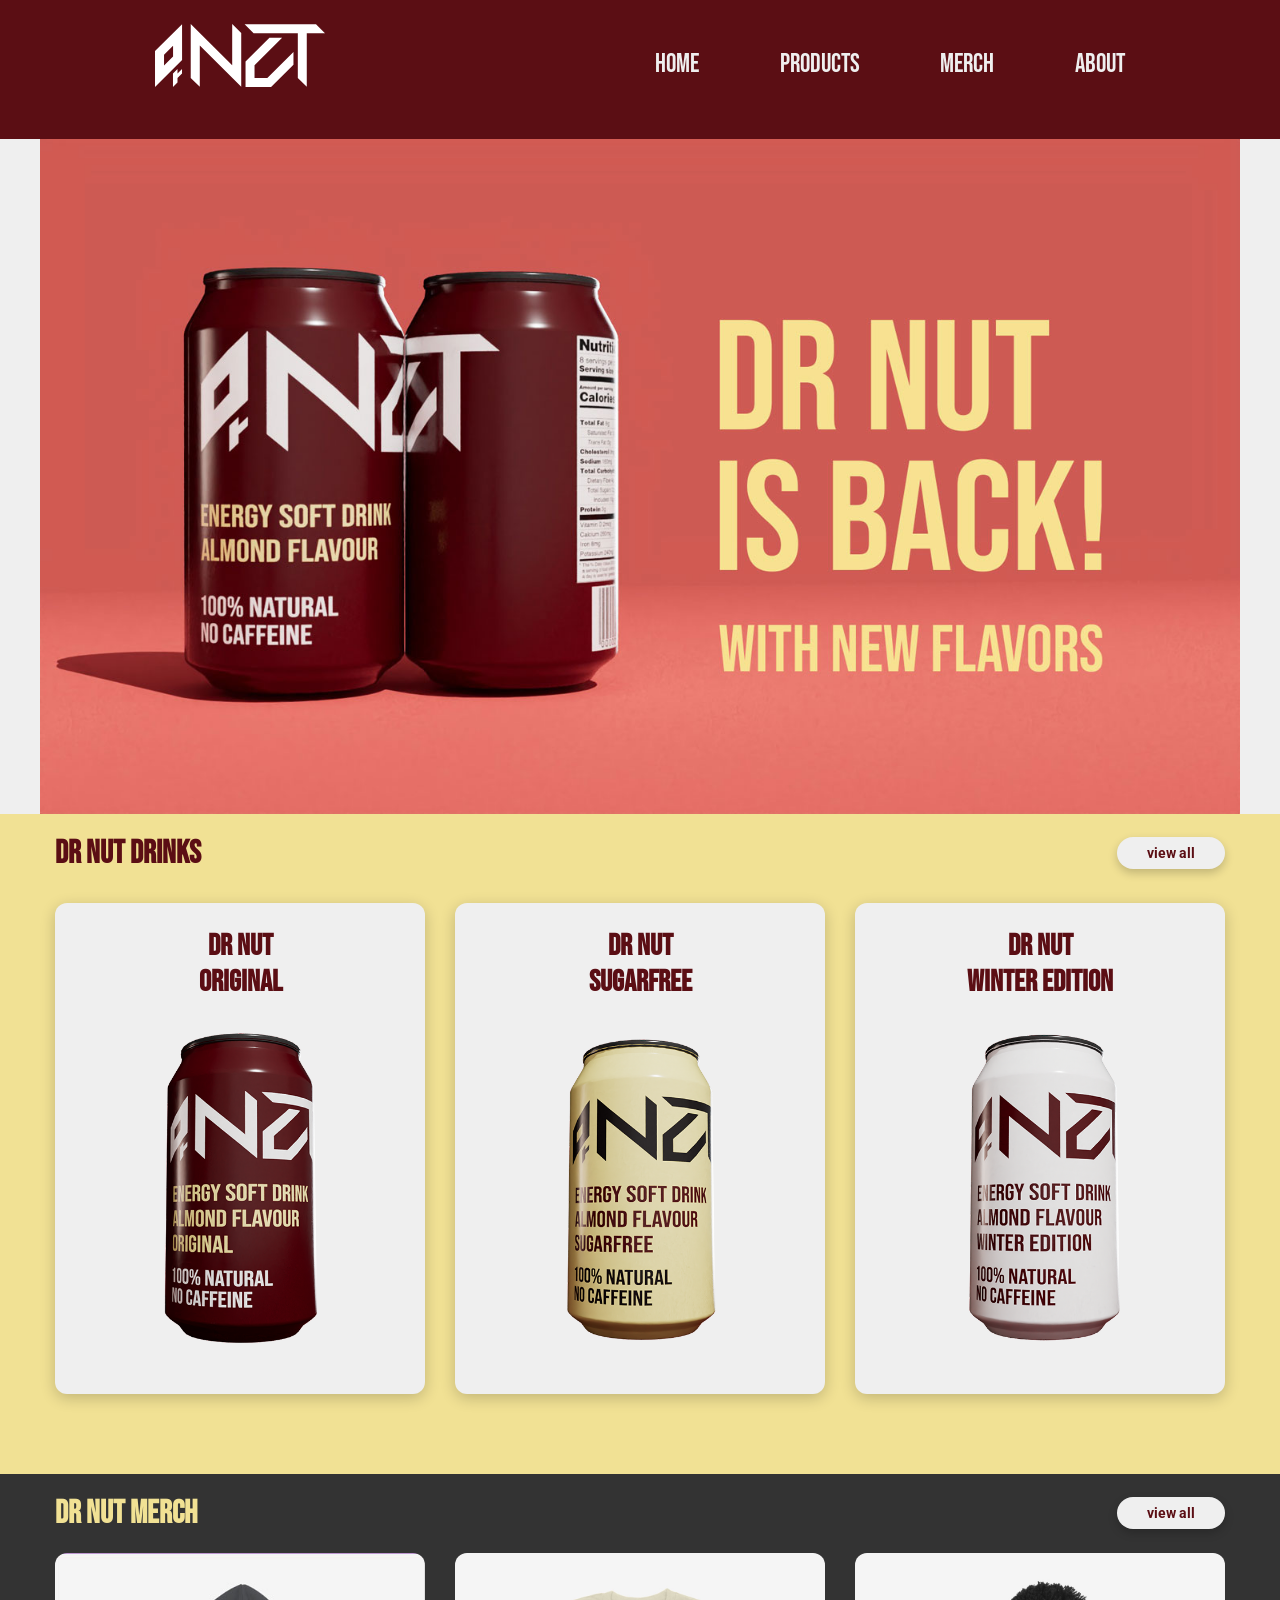
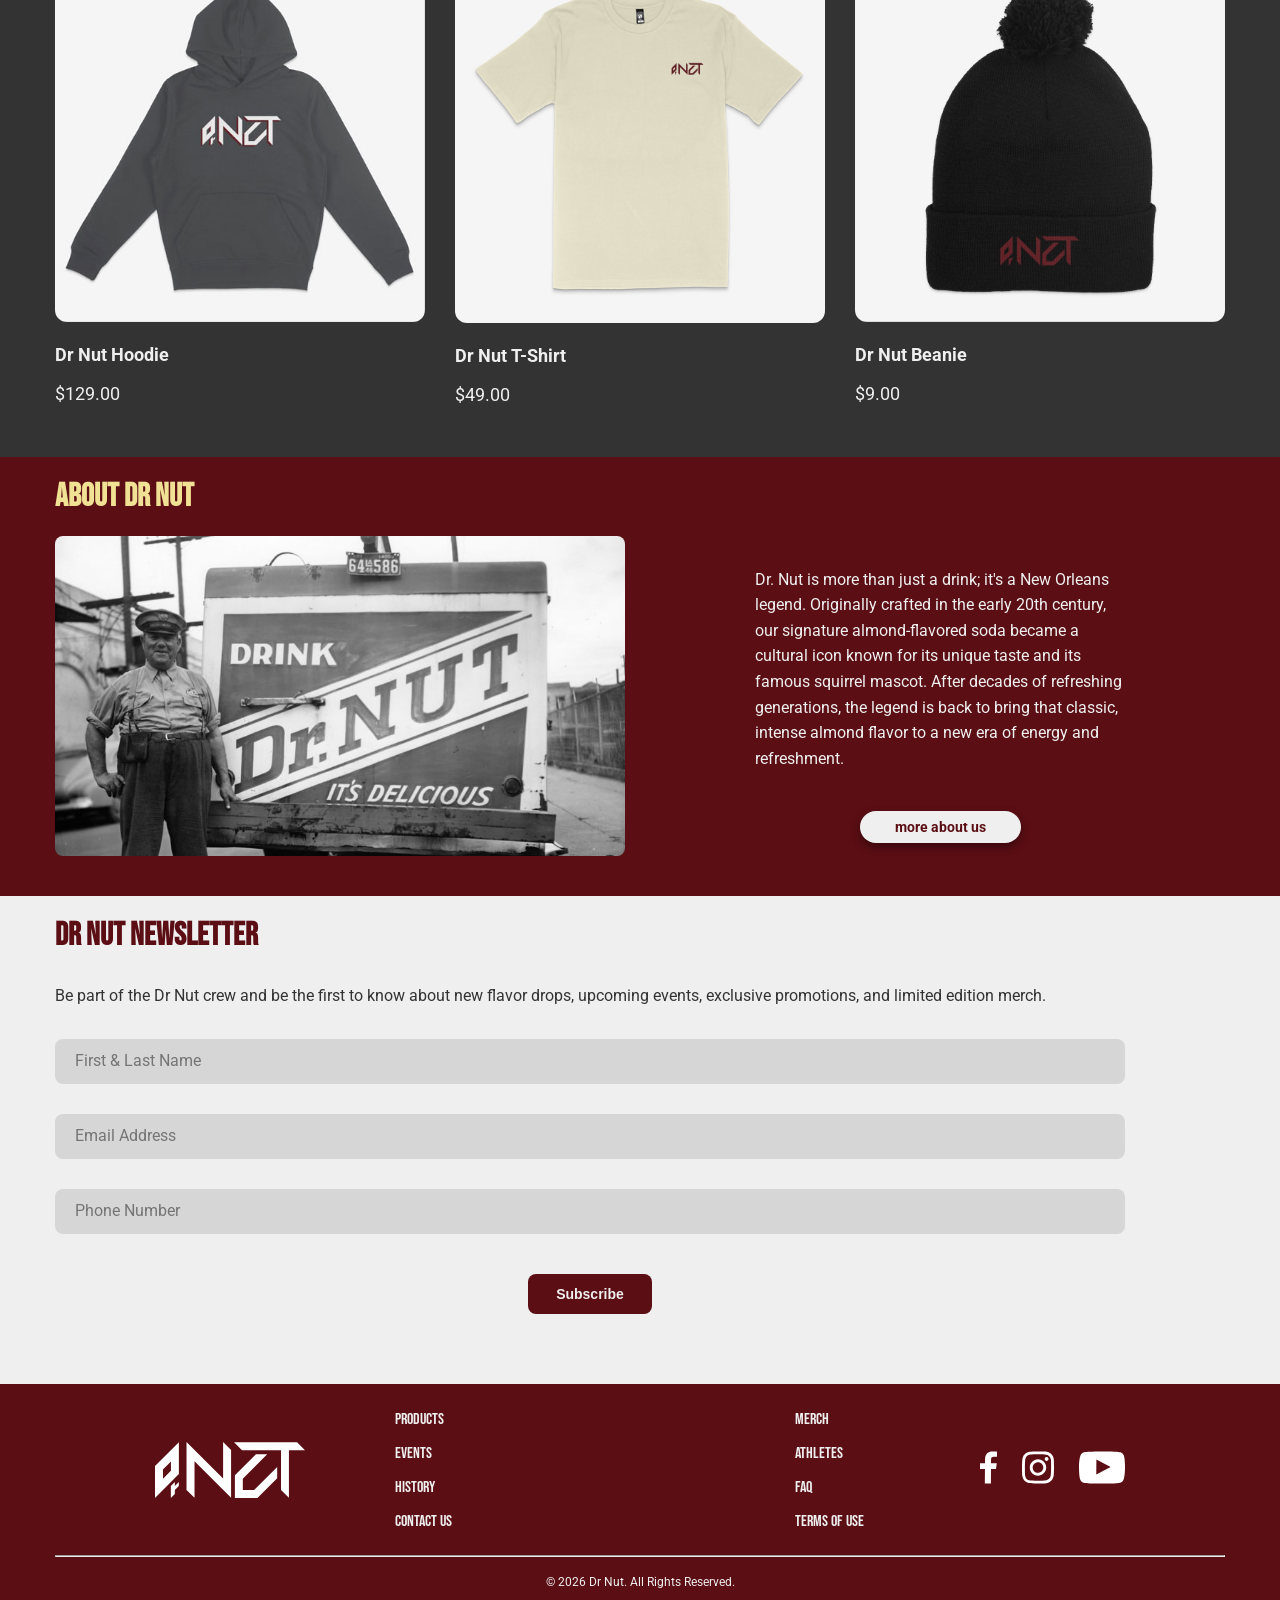
<file: index.html>
<!DOCTYPE html>
<html lang="en">
<head>
    <meta charset="UTF-8">
    <!-- in mobile set initial zoom level of page to 100%, set site size to equal device size-->
     <link rel="preconnect" href="https://fonts.googleapis.com">
    <link rel="preconnect" href="https://fonts.gstatic.com" crossorigin>
    <link href="https://fonts.googleapis.com/css2?family=Bebas+Neue&family=Roboto:ital,wght@0,100..900;1,100..900&display=swap" rel="stylesheet">
    <meta name="viewport" content="width=device-width, initial-scale=1.0">
    <link href="css/grid.css" rel="stylesheet" type="text/css">
    <link href="css/main.css" rel="stylesheet" type="text/css">
    <title>Dr Nut</title>
</head>
<body>
        <h1 class="visually-hidden">Dr Nut</h1>
        <div id="sticky-nav-con">
        <header >
            <div class="grid-con center-grid-con">
                <nav id="main-nav" class="col-span-full m-col-start-7 m-col-end-12">
                <h2 class="visually-hidden">Main Navigation</h2>
                    <button id="button"></button>
                    <div id="burger-con">
                        <ul>
                            <li><a href="index.html">Home</a></li>
                            <li><a href="products.html">Products</a></li>
                            <li><a href="merch.html">Merch</a></li>
                            <li><a href="#">About</a></li>
                        </ul>
                    </div>
                </nav>
                <div id="logo" class=" col-start-2 col-end-4 m-col-start-2 m-col-end-4">
                    <img src="images/logo-white.svg" alt="Dr Nut Logo">
                </div>
            </div>
        </header>
        </div>

        <main>
            <section id="hero" >
                <h2 class="visually-hidden">Dr Nut is Back</h2>
                <div id="hero-image" class="col-span-full">
                    <picture>
                        <source srcset="images/hero-image-l.jpg" media="(min-width: 1200px)" >
                        <source srcset="images/hero-image-m.jpg" media="(min-width: 768px)">
                        <img src="images/hero-image-s.jpg" alt="People drinking Dr Nut">
                    </picture>
                </div>
            </section>

            <section id="products">
                <div class="grid-con center-grid-con">
                    <h2 class="col-span-full">Dr Nut Drinks</h2>
                    <section class="box col-span-full m-col-start-1 m-col-end-5">
                        <h3>Dr Nut<br>Original</h3>
                        <a href="#lightbox" data-drink-index="0">
                            <img src="images/dr-nut-original.png" alt="dr-nut-original">
                        </a>
                    </section>
                    <section class="box col-span-full m-col-start-5 m-col-end-9">
                        <h3>Dr Nut<br>Sugarfree</h3>
                        <a href="#lightbox" data-drink-index="1">
                            <img src="images/dr-nut-sugarfree.png" alt="dr-nut-sugarfree">
                        </a>
                        
                    </section>
                    <section class="box col-span-full m-col-start-9 m-col-end-13">
                        <h3>Dr Nut<br>Winter Edition</h3>
                        <a href="#lightbox" data-drink-index="2">
                            <img src="images/dr-nut-winter-edition.png" alt="dr-nut-winter">
                        </a>
                    </section>
                    <a href="products.html" id="view-all-btn" class="col-span-full m-col-start-10 m-col-end-13">view all</a>
                </div>
            </section>

            <section id="merch">
                <div class="grid-con center-grid-con">
                    <h2 class="col-span-full">Dr Nut Merch</h2>
                    <section class="col-span-full m-col-start-1 m-col-end-5">
                        <img src="images/hoodie.jpg" alt="hoodie">
                        <h3>Dr Nut Hoodie</h3>
                        <p>$129.00</p>
                    </section>

                    <section class="col-span-full m-col-start-5 m-col-end-9">
                        <img src="images/T-Shirt.jpg" alt="t-shirt">
                        <h3>Dr Nut T-Shirt</h3>
                        <p>$49.00</p>
                    </section>

                    <section class="col-span-full m-col-start-9 m-col-end-13">
                        <img src="images/beanie.jpg" alt="beanie">
                        <h3>Dr Nut Beanie</h3>
                        <p>$9.00</p>
                    </section>
                    <a href="products.html" id="view-all-btn-merch" class="col-span-full m-col-start-10 m-col-end-13">view all</a>
                </div>
            </section>

            <section id="about">
                <div class="grid-con center-grid-con">
                    <h2 class="col-span-full"> About Dr Nut</h2>
                    <img src="images/about-dr-nut.jpg" alt="history of dr nut" class="col-span-full m-col-start-1 m-col-end-7" >
                    <div id="about-text-box" class="col-span-full m-col-start-7 m-col-end-13 l-col-start-8 l-col-end-12">
                        <p>Dr. Nut is more than just a drink; it's a New Orleans legend. Originally crafted in the early 20th century, our signature almond-flavored soda became a cultural icon known for its unique taste and its famous squirrel mascot. After decades of refreshing generations, the legend is back to bring that classic, intense almond flavor to a new era of energy and refreshment.</p>
                    <a href="#" id="about-btn">more about us</a>
                    </div>
                </div>
                
            </section>

            <section id="newsletter" >
                <div class="grid-con center-grid-con">
                    <h2 class="col-span-full"> Dr Nut Newsletter</h2>
                    <div class="col-span-full">
                        <p>Be part of the Dr Nut crew and be the first to know about new flavor drops, upcoming events, exclusive promotions, and limited edition merch.</p>
                    </div>
                    <div id="contact-hero-form" class="col-span-full l-col-start-1 l-col-end-12">
                        <form action="email.php" method="POST" enctype="text/plain">
                            <input name="fullName" type="text" placeholder="First & Last Name">
                            <input name="email" type="text" required placeholder="Email Address">
                            <input name="phone" type="text" required placeholder="Phone Number">
                            <input name="submit" type="submit" value="Subscribe">
                        </form>
                    </div>
                </div>
            </section>
        </main>

        <footer id="footer" >
            <div class="grid-con center-grid-con">
                <div id="footer-logo" class="col-start-1 col-end-3 m-col-start-2 m-col-end-4">
                    <img src="images/logo-white.svg" alt="Dr Nut Logo">
                </div>
                <div id="footer-social" class="col-start-3 col-end-5 m-col-start-10 m-col-end-12">
                    <a href="#">
                        <img src="images/facebook-logo.svg" alt="facebook-logo">
                    </a>
                     <a href="#">
                        <img src="images/instagram-logo.svg" alt="instagram-logo">
                    </a> 
                    <a href="#">
                        <img src="images/youtube-logo.svg" alt="youtube-logo">
                    </a>
                </div>
            
                <nav class="col-start-1 col-end-3 m-col-start-4 m-col-end-6">
                    <ul>
                        <li><a href="products.html">Products</a></li>
                        <li><a href="#">Events</a></li>
                        <li><a href="#">History</a></li>
                        <li><a href="#">Contact Us</a></li>
                    </ul>
                </nav>
                <nav class="col-start-3 col-end-5 m-col-start-8 m-col-end-10">
                    <ul>
                        <li><a href="merch.html">Merch</a></li>
                        <li><a href="#">Athletes</a></li>
                        <li><a href="#">FAQ</a></li>
                        <li><a href="#">Terms of Use</a></li>
                    </ul>
                </nav>

                <div id="footer-privacy" class="col-span-full">
                    <hr>
                    <p>&copy; 2026 Dr Nut. All Rights Reserved.</p>
                </div>
            </div>
            
        </footer>


        <section class="lightbox hidden" id="lightbox">
            <h2 class="hidden">Lightbox</h2>
            <a href="#" class="lightbox_close">x</a>
            <article>
                <h3 class="lb_heading">Dr Nut Flavor</h3>
            </article>
        </section>

        <script src="js/main.js"></script>
</body>
</html>
</file>
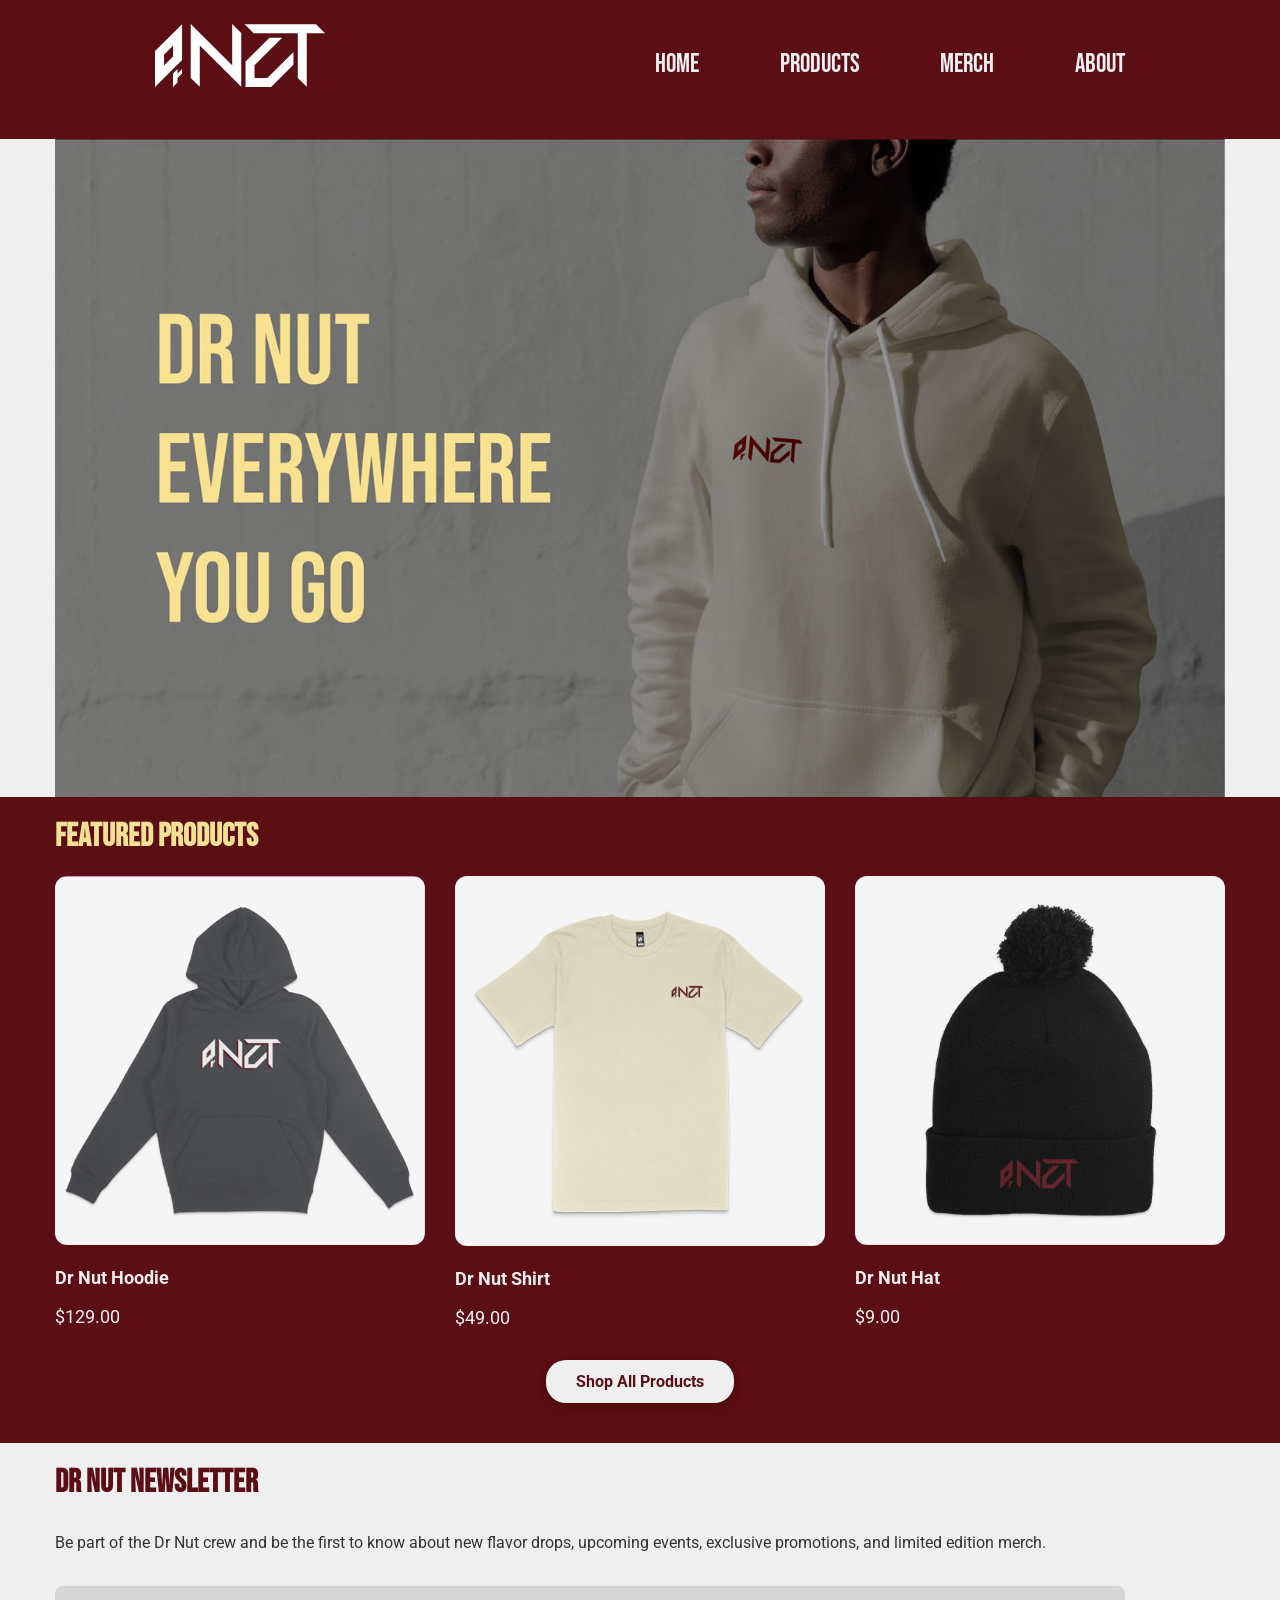
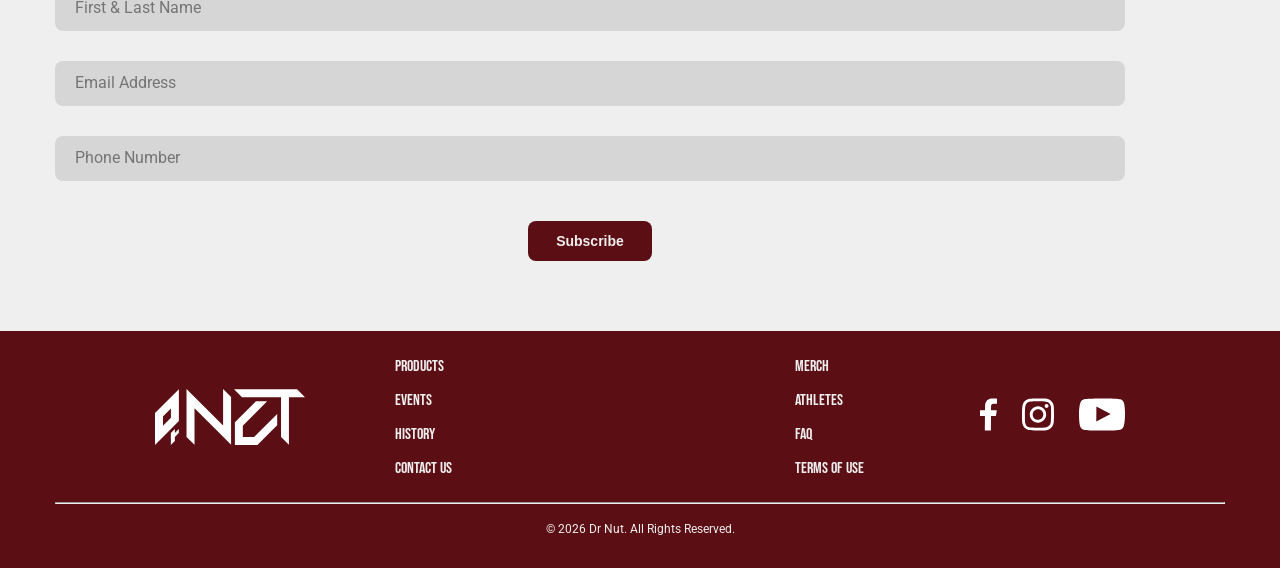
<file: merch.html>
<!DOCTYPE html>
<html lang="en">
<head>
    <meta charset="UTF-8">
    <!-- in mobile set initial zoom level of page to 100%, set site size to equal device size-->
     <link rel="preconnect" href="https://fonts.googleapis.com">
    <link rel="preconnect" href="https://fonts.gstatic.com" crossorigin>
    <link href="https://fonts.googleapis.com/css2?family=Bebas+Neue&family=Roboto:ital,wght@0,100..900;1,100..900&display=swap" rel="stylesheet">
    <meta name="viewport" content="width=device-width, initial-scale=1.0">
    <link href="css/grid.css" rel="stylesheet" type="text/css">
    <link href="css/main.css" rel="stylesheet" type="text/css">
    <title>Dr Nut</title>
</head>
<body>
    <h1 class="visually-hidden">Dr Nut Merch</h1>
    <div id="sticky-nav-con">
    <header >
        <div class="grid-con center-grid-con">
            <nav id="main-nav" class="col-span-full m-col-start-7 m-col-end-12">
            <h2 class="visually-hidden">Main Navigation</h2>
                <button id="button"></button>
                <div id="burger-con">
                    <ul>
                        <li><a href="index.html">Home</a></li>
                        <li><a href="products.html">Products</a></li>
                        <li><a href="merch.html">Merch</a></li>
                        <li><a href="#">About</a></li>
                    </ul>
                </div>
            </nav>
            <div id="logo" class=" col-start-2 col-end-4 m-col-start-2 m-col-end-4">
                <img src="images/logo-white.svg" alt="Dr Nut Logo">
            </div>
        </div>
    </header>
    </div>

    <main>
        <section id="merch-hero">
            <div class="grid-con center-grid-con">
                <h2 class="visually-hidden">Dr Nut Merch</h2>
                <div id="hero-image" class="col-span-full">
                    <picture>
                        <source srcset="images/hero-merch-l.jpg" media="(min-width: 1200px)">
                        <source srcset="images/hero-merch-m.jpg" media="(min-width: 768px)">
                        <img src="images/hero-merch-s.jpg" alt="People drinking Dr Nut">
                    </picture>
                </div>
            </div>
        </section>

        <section id="merch-products">
            <div class="grid-con center-grid-con">
                <h2 class="col-span-full">Featured Products</h2>
                <section class="col-span-full m-col-start-1 m-col-end-5">
                    <img src="images/hoodie.jpg" alt="Dr Nut Hoodie">
                    <h3>Dr Nut Hoodie</h3>
                    <p>$129.00</p>
                </section>

                <section class="col-span-full m-col-start-5 m-col-end-9">
                    <img src="images/T-Shirt.jpg" alt="Dr Nut T-Shirt">
                    <h3>Dr Nut Shirt</h3>
                    <p>$49.00</p>
                </section>

                <section class="col-span-full m-col-start-9 m-col-end-13">
                    <img src="images/beanie.jpg" alt="Dr Nut Beanie">
                    <h3>Dr Nut Hat</h3>
                    <p>$9.00</p>
                </section>
                <a href="merch.html" id="shop-all-btn" class="col-span-full">Shop All Products</a>
            </div>
        </section>  
        
        <section id="newsletter" >
            <div class="grid-con center-grid-con">
                <h2 class="col-span-full"> Dr Nut Newsletter</h2>
                <div class="col-span-full">
                    <p>Be part of the Dr Nut crew and be the first to know about new flavor drops, upcoming events, exclusive promotions, and limited edition merch.</p>
                </div>
                <div id="contact-hero-form" class="col-span-full l-col-start-1 l-col-end-12">
                    <form action="email.php" method="POST" enctype="text/plain">
                        <input name="fullName" type="text" placeholder="First & Last Name">
                        <input name="email" type="text" required placeholder="Email Address">
                        <input name="phone" type="text" required placeholder="Phone Number">
                        <input name="submit" type="submit" value="Subscribe">
                    </form>
                </div>
            </div>
        </section>
              
    </main>


    <footer id="footer" >
        <div class="grid-con center-grid-con">
            <div id="footer-logo" class="col-start-1 col-end-3 m-col-start-2 m-col-end-4">
                <img src="images/logo-white.svg" alt="Dr Nut Logo">
            </div>
            <div id="footer-social" class="col-start-3 col-end-5 m-col-start-10 m-col-end-12">
                <a href="#">
                    <img src="images/facebook-logo.svg" alt="facebook-logo">
                </a>
                 <a href="#">
                    <img src="images/instagram-logo.svg" alt="instagram-logo">
                </a> 
                <a href="#">
                    <img src="images/youtube-logo.svg" alt="youtube-logo">
                </a>
            </div>
            
            <nav class="col-start-1 col-end-3 m-col-start-4 m-col-end-6">
                <ul>
                    <li><a href="products.html">Products</a></li>
                    <li><a href="#">Events</a></li>
                    <li><a href="#">History</a></li>
                    <li><a href="#">Contact Us</a></li>
                </ul>
            </nav>
            <nav class="col-start-3 col-end-5 m-col-start-8 m-col-end-10">
                <ul>
                    <li><a href="merch.html">Merch</a></li>
                    <li><a href="#">Athletes</a></li>
                    <li><a href="#">FAQ</a></li>
                    <li><a href="#">Terms of Use</a></li>
                </ul>
            </nav>

            <div id="footer-privacy" class="col-span-full">
                <hr>
                <p>&copy; 2026 Dr Nut. All Rights Reserved.</p>
            </div>
        </div>
            
    </footer>


        <script src="js/main.js"></script>


</body>
</html>
</file>
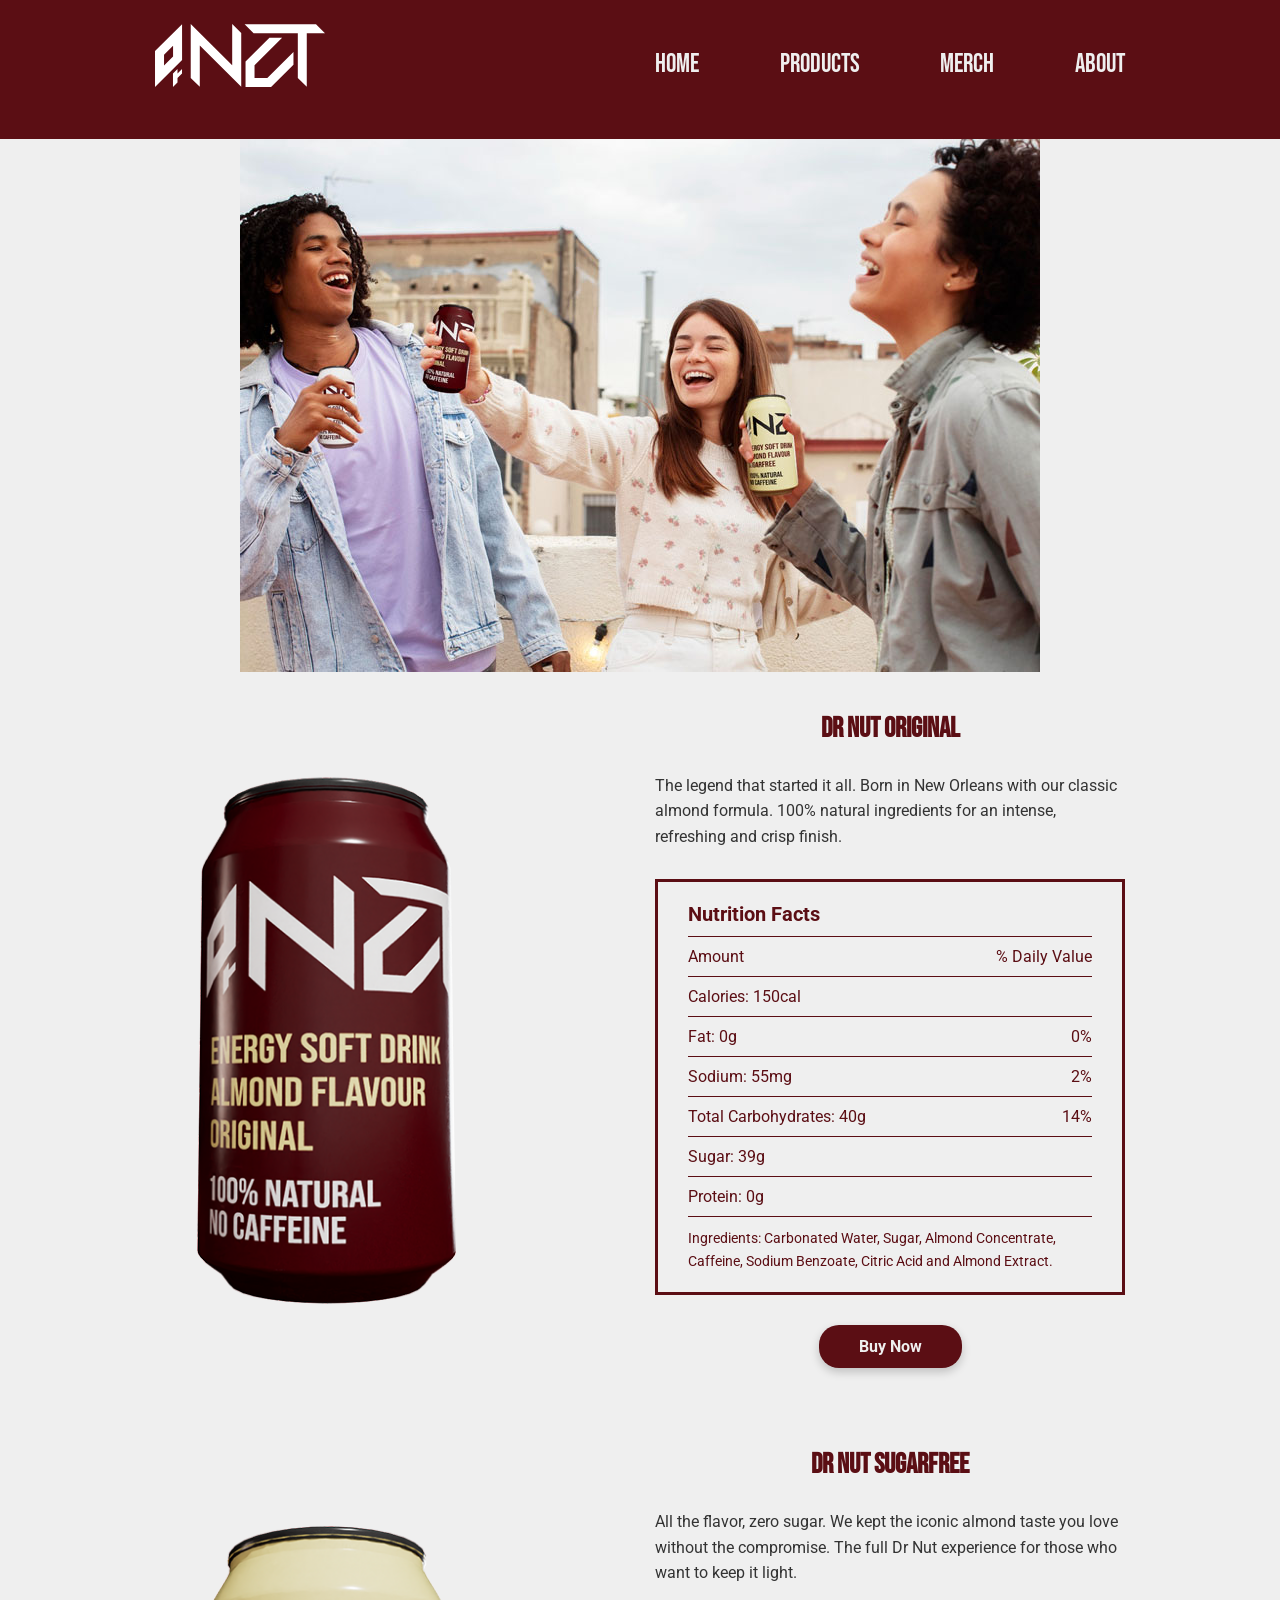
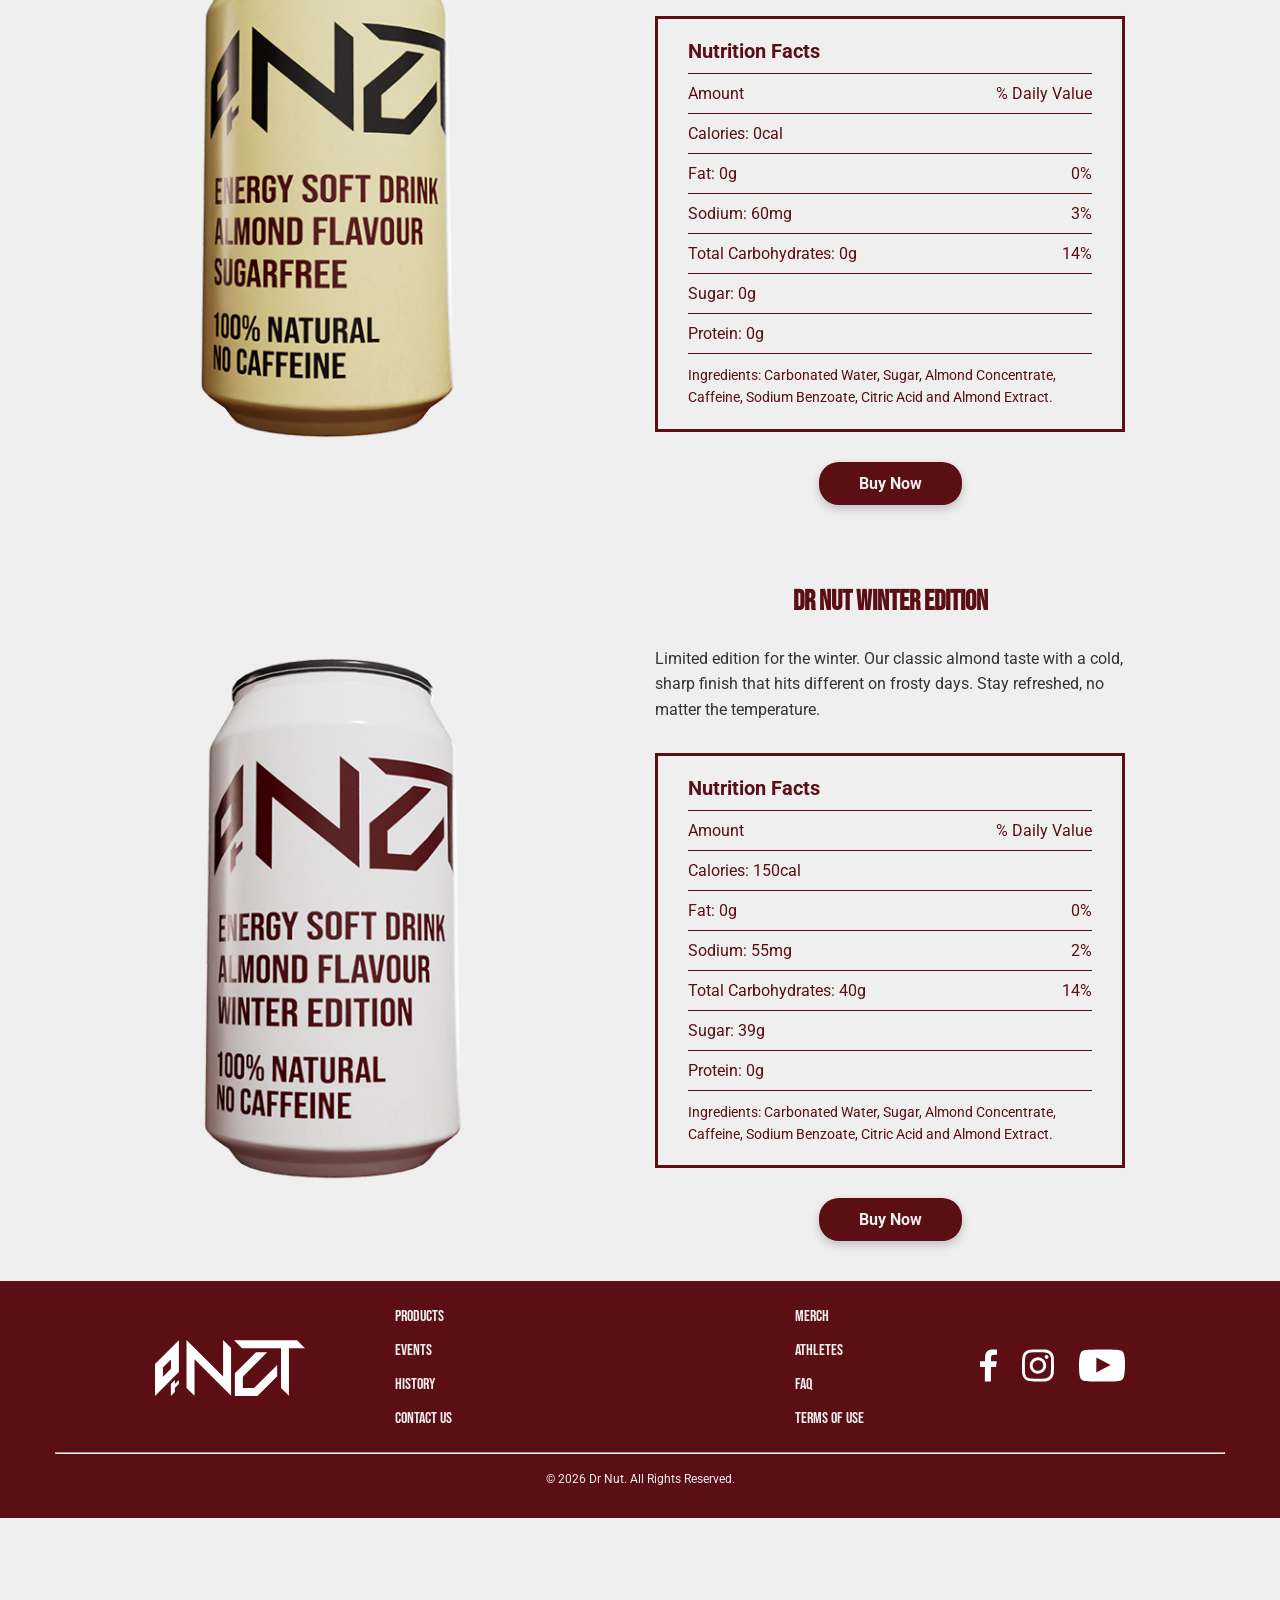
<file: products.html>
<!DOCTYPE html>
<html lang="en">
<head>
    <meta charset="UTF-8">
    <!-- in mobile set initial zoom level of page to 100%, set site size to equal device size-->
     <link rel="preconnect" href="https://fonts.googleapis.com">
    <link rel="preconnect" href="https://fonts.gstatic.com" crossorigin>
    <link href="https://fonts.googleapis.com/css2?family=Bebas+Neue&family=Roboto:ital,wght@0,100..900;1,100..900&display=swap" rel="stylesheet">
    <meta name="viewport" content="width=device-width, initial-scale=1.0">
    <link href="css/grid.css" rel="stylesheet" type="text/css">
    <link href="css/main.css" rel="stylesheet" type="text/css">
    <title>Dr Nut</title>
</head>
<body>
        <h1 class="visually-hidden">Dr Nut Products</h1>
        <div id="sticky-nav-con">
        <header >
            <div class="grid-con center-grid-con">
                <nav id="main-nav" class="col-span-full m-col-start-7 m-col-end-12">
                <h2 class="visually-hidden">Main Navigation</h2>
                    <button id="button"></button>
                    <div id="burger-con">
                        <ul>
                            <li><a href="index.html">Home</a></li>
                            <li><a href="products.html">Products</a></li>
                            <li><a href="merch.html">Merch</a></li>
                            <li><a href="#">About</a></li>
                        </ul>
                    </div>
                </nav>
                <div id="logo" class=" col-start-2 col-end-4 m-col-start-2 m-col-end-4">
                    <img src="images/logo-white.svg" alt="Dr Nut Logo">
                </div>
            </div>
        </header>
        </div>

    <main>
        <section id="products-hero">
            <div class="grid-con center-grid-con">
                <h2 class="visually-hidden">Dr Nut Original Drinks</h2>
                <div id="hero-image" class="col-span-full">
                    <picture>
                        <source srcset="images/hero-products-l.jpg" media="(min-width: 1200px)">
                        <source srcset="images/hero-products-m.jpg" media="(min-width: 768px)" >
                        <img src="images/hero-products-s.jpg" alt="People drinking Dr Nut">
                    </picture>
                </div>
            </div>
        </section>

        <section id="dr-nut-original">
            <div class="grid-con center-grid-con">
                <div id="can1" class="col-start-2 col-end-4 m-col-start-2 m-col-end-7">
                    <img src="images/dr-nut-original.png" alt="dr-nut-original">
                </div>

                <div class="product-info col-span-full m-col-start-7 m-col-end-12">
                    <h2>Dr Nut Original</h2>
                    <p>
                        The legend that started it all. Born in New Orleans with our classic almond formula. 100% natural ingredients for an intense, refreshing and crisp finish.
                    </p>
                    <div id="nutri-facts1">
                        <h3>Nutrition Facts</h3>
        
                        <ul class="nutri-info">
                            <li class="border-line">
                                <span>Amount</span>
                                <span>% Daily Value</span>
                            </li>
                            <li class="border-line">
                                <span>Calories: 150cal</span>
                            </li>
                            <li class="border-line">
                                <span>Fat: 0g</span>
                                <span>0%</span>
                            </li>
                            <li class="border-line">
                                <span>Sodium: 55mg</span>
                                <span>2%</span>
                            </li>
                            <li class="border-line">
                                <span>Total Carbohydrates: 40g</span>
                                <span>14%</span>
                            </li>
                            <li class="border-line">
                                <span>Sugar: 39g</span>
                            </li>
                            <li class="border-line">
                                <span>Protein: 0g</span>
                            </li>
                        </ul>

                        <p class="border-line">Ingredients: Carbonated Water, Sugar, Almond Concentrate, Caffeine, Sodium Benzoate, Citric Acid and Almond Extract.</p>

                    </div>
                    <a href="#" class="buy-now-btn">Buy Now</a>
                </div>
            </div>
        </section>

        <section id="dr-nut-sugarfree">
            <div class="grid-con center-grid-con">
                <div id="can2" class="col-start-2 col-end-4 m-col-start-2 m-col-end-7">
                    <img src="images/dr-nut-sugarfree.png" alt="dr-nut-original">
                </div>

                <div class="product-info col-span-full m-col-start-7 m-col-end-12">
                    <h2>Dr Nut Sugarfree</h2>
                    <p>
                        All the flavor, zero sugar. We kept the iconic almond taste you love without the compromise. The full Dr Nut experience for those who want to keep it light.
                    </p>
                    <div id="nutri-facts2">
                        <h3>Nutrition Facts</h3>
        
                        <ul class="nutri-info">
                            <li class="border-line">
                                <span>Amount</span>
                                <span>% Daily Value</span>
                            </li>
                            <li class="border-line">
                                <span>Calories: 0cal</span>
                            </li>
                            <li class="border-line">
                                <span>Fat: 0g</span>
                                <span>0%</span>
                            </li>
                            <li class="border-line">
                                <span>Sodium: 60mg</span>
                                <span>3%</span>
                            </li>
                            <li class="border-line">
                                <span>Total Carbohydrates: 0g</span>
                                <span>14%</span>
                            </li>
                            <li class="border-line">
                                <span>Sugar: 0g</span>
                            </li>
                            <li class="border-line">
                                <span>Protein: 0g</span>
                            </li>
                        </ul>

                        <p class="border-line">Ingredients: Carbonated Water, Sugar, Almond Concentrate, Caffeine, Sodium Benzoate, Citric Acid and Almond Extract.</p>

                    </div>
                    <a href="#" class="buy-now-btn">Buy Now</a>
                </div>
            </div>
        </section>

        <section id="dr-nut-zero">
            <div class="grid-con center-grid-con">
                <div id="can3" class="col-start-2 col-end-4 m-col-start-2 m-col-end-7">
                    <img src="images/dr-nut-winter-edition.png" alt="dr-nut-original">
                </div>

                <div class="product-info col-span-full m-col-start-7 m-col-end-12">
                    <h2>Dr Nut Winter Edition</h2>
                    <p>
                        Limited edition for the winter. Our classic almond taste with a cold, sharp finish that hits different on frosty days. Stay refreshed, no matter the temperature.
                    </p>
                    <div id="nutri-facts3">
                        <h3>Nutrition Facts</h3>
        
                        <ul class="nutri-info">
                            <li class="border-line">
                                <span>Amount</span>
                                <span>% Daily Value</span>
                            </li>
                            <li class="border-line">
                                <span>Calories: 150cal</span>
                            </li>
                            <li class="border-line">
                                <span>Fat: 0g</span>
                                <span>0%</span>
                            </li>
                            <li class="border-line">
                                <span>Sodium: 55mg</span>
                                <span>2%</span>
                            </li>
                            <li class="border-line">
                                <span>Total Carbohydrates: 40g</span>
                                <span>14%</span>
                            </li>
                            <li class="border-line">
                                <span>Sugar: 39g</span>
                            </li>
                            <li class="border-line">
                                <span>Protein: 0g</span>
                            </li>
                        </ul>

                        <p class="border-line">Ingredients: Carbonated Water, Sugar, Almond Concentrate, Caffeine, Sodium Benzoate, Citric Acid and Almond Extract.</p>

                    </div>
                    <a href="#" class="buy-now-btn">Buy Now</a>
                </div>
            </div>
        </section>
    </main>

     <footer id="footer" >
        <div class="grid-con center-grid-con">
            <div id="footer-logo" class="col-start-1 col-end-3 m-col-start-2 m-col-end-4">
                <img src="images/logo-white.svg" alt="Dr Nut Logo">
            </div>
            <div id="footer-social" class="col-start-3 col-end-5 m-col-start-10 m-col-end-12">
                <a href="#">
                    <img src="images/facebook-logo.svg" alt="facebook-logo">
                </a>
                 <a href="#">
                    <img src="images/instagram-logo.svg" alt="instagram-logo">
                </a> 
                <a href="#">
                    <img src="images/youtube-logo.svg" alt="youtube-logo">
                </a>
            </div>
            
            <nav class="col-start-1 col-end-3 m-col-start-4 m-col-end-6">
                <ul>
                    <li><a href="products.html">Products</a></li>
                    <li><a href="#">Events</a></li>
                    <li><a href="#">History</a></li>
                    <li><a href="#">Contact Us</a></li>
                </ul>
            </nav>
            <nav class="col-start-3 col-end-5 m-col-start-8 m-col-end-10">
                <ul>
                    <li><a href="merch.html">Merch</a></li>
                    <li><a href="#">Athletes</a></li>
                    <li><a href="#">FAQ</a></li>
                    <li><a href="#">Terms of Use</a></li>
                </ul>
            </nav>

            <div id="footer-privacy" class="col-span-full">
                <hr>
                <p>&copy; 2026 Dr Nut. All Rights Reserved.</p>
            </div>
        </div>
            
    </footer>

    <script src="js/main.js"></script>

</body>
</html>
</file>
<file: css/grid.css>
/* ---General rules - scales images, videos to size of container--- */
img, embed, object, video, picture {
   max-width: 100%;
 }

 /* ---Change the way the box model works, tells the browser to account for any border and padding in the values you specify for an element's width and height.--- */

 html {
   box-sizing: border-box;
 }

 *, *::before, *::after {
   box-sizing: inherit;
 }

/* ---Mini CSS reset--- */

body, p, h1, h2, h3, h4, h5 {
   margin: 0px; 
   padding: 0px;
}

/* ---Utility Classes--- */

.hidden {
   display: none;
}

.visually-hidden:not(:focus):not(:active) {
   position: absolute !important; 
   width: 1px !important; 
   height: 1px !important; 
   padding: 0 !important; 
   margin: -1px !important; 
   overflow: hidden !important; 
   clip-path: inset(50%); 
   white-space: nowrap !important; 
   border: 0 !important; 
}

.box {
   background-color: #5B0E14;
   color: #fff;
   border-radius: 5px;
   padding: 20px;
   text-align: center;
   margin-top: 10px;
   margin-bottom:10px;
 }

.center-grid-con {
   margin: 0 auto;
}

.full-width-grid-con {
   /* set this container as a grid, with 3 columns
   the other grid will sit in the middle column, this allows for overlapping content */
   display: grid; 
	grid-template-columns: 1fr minmax(0, 1200px) 1fr;  
}

/* ---Mobile Library Grid Styles--- */

 .grid-con { 
   display: grid;
   grid-template-columns: repeat(4, minmax(0, 1fr));
   grid-column-gap: 30px;
   max-width: 1200px;
   padding-left: 15px;
   padding-right: 15px;
}

.col-span-1	{grid-column: span 1;}
.col-span-2	{grid-column: span 2;}
.col-span-3	{grid-column: span 3;}
.col-span-4	{grid-column: span 4;}
.col-span-full {grid-column: 1 / -1;}

.col-start-1	{grid-column-start: 1;}
.col-start-2	{grid-column-start: 2;}
.col-start-3	{grid-column-start: 3;}
.col-start-4	{grid-column-start: 4;}

.col-end-1	{grid-column-end: 1;}
.col-end-2	{grid-column-end: 2;}
.col-end-3	{grid-column-end: 3;}
.col-end-4	{grid-column-end: 4;}
.col-end-5	{grid-column-end: 5;}

/* ---Tablet Library Grid Styles--- */

@media screen and (min-width: 768px) { 
   .grid-con { 
      grid-template-columns: repeat(12, minmax(0, 1fr));
      grid-column-gap: 20px;
      padding-left: 16px;
      padding-right: 16px;
   }

   .m-col-span-1 { grid-column: span 1; }
   .m-col-span-2 { grid-column: span 2; }
   .m-col-span-3 { grid-column: span 3; }
   .m-col-span-4 { grid-column: span 4; }
   .m-col-span-5 { grid-column: span 5; }
   .m-col-span-6 { grid-column: span 6; }
   .m-col-span-7 { grid-column: span 7; }
   .m-col-span-8 { grid-column: span 8; }
   .m-col-span-9 { grid-column: span 9; }
   .m-col-span-10 { grid-column: span 10; }
   .m-col-span-11 { grid-column: span 11; }
   .m-col-span-12 { grid-column: span 12; }
   .m-col-span-full { grid-column: 1 / -1; }

   .m-col-start-1	{grid-column-start: 1;}
   .m-col-start-2	{grid-column-start: 2;}
   .m-col-start-3	{grid-column-start: 3;}
   .m-col-start-4	{grid-column-start: 4;}
   .m-col-start-5	{grid-column-start: 5;}
   .m-col-start-6	{grid-column-start: 6;}
   .m-col-start-7	{grid-column-start: 7;}
   .m-col-start-8	{grid-column-start: 8;}
   .m-col-start-9	{grid-column-start: 9;}
   .m-col-start-10	{grid-column-start: 10;}
   .m-col-start-11	{grid-column-start: 11;}
   .m-col-start-12	{grid-column-start: 12;}
   .m-col-start-13	{grid-column-start: 13;}

   .m-col-end-1	{grid-column-end: 1;}
   .m-col-end-2	{grid-column-end: 2;}
   .m-col-end-3	{grid-column-end: 3;}
   .m-col-end-4	{grid-column-end: 4;}
   .m-col-end-5	{grid-column-end: 5;}
   .m-col-end-6	{grid-column-end: 6;}
   .m-col-end-7	{grid-column-end: 7;}
   .m-col-end-8	{grid-column-end: 8;}
   .m-col-end-9	{grid-column-end: 9;}
   .m-col-end-10	{grid-column-end: 10;}
   .m-col-end-11	{grid-column-end: 11;}
   .m-col-end-12	{grid-column-end: 12;}
   .m-col-end-13	{grid-column-end: 13;}

}


/* ---Desktop Library Grid Styles--- */

@media screen and (min-width: 1200px) { 
   .grid-con { 
      grid-column-gap: 30px;
      padding-left: 15px;
      padding-right: 15px;
   }

   .l-col-span-1  { grid-column: span 1; }
   .l-col-span-2  { grid-column: span 2; }
   .l-col-span-3  { grid-column: span 3; }
   .l-col-span-4  { grid-column: span 4; }
   .l-col-span-5  { grid-column: span 5; }
   .l-col-span-6  { grid-column: span 6; }
   .l-col-span-7  { grid-column: span 7; }
   .l-col-span-8  { grid-column: span 8; }
   .l-col-span-9  { grid-column: span 9; }
   .l-col-span-10 { grid-column: span 10; }
   .l-col-span-11 { grid-column: span 11; }
   .l-col-span-12 { grid-column: span 12; }
   .l-col-span-full { grid-column: 1 / -1; }

   .l-col-start-1	{grid-column-start: 1;}
   .l-col-start-2	{grid-column-start: 2;}
   .l-col-start-3	{grid-column-start: 3;}
   .l-col-start-4	{grid-column-start: 4;}
   .l-col-start-5	{grid-column-start: 5;}
   .l-col-start-6	{grid-column-start: 6;}
   .l-col-start-7	{grid-column-start: 7;}
   .l-col-start-8	{grid-column-start: 8;}
   .l-col-start-9	{grid-column-start: 9;}
   .l-col-start-10	{grid-column-start: 10;}
   .l-col-start-11	{grid-column-start: 11;}
   .l-col-start-12	{grid-column-start: 12;}
   .l-col-start-13	{grid-column-start: 13;}

   .l-col-end-1	{grid-column-end: 1;}
   .l-col-end-2	{grid-column-end: 2;}
   .l-col-end-3	{grid-column-end: 3;}
   .l-col-end-4	{grid-column-end: 4;}
   .l-col-end-5	{grid-column-end: 5;}
   .l-col-end-6	{grid-column-end: 6;}
   .l-col-end-7	{grid-column-end: 7;}
   .l-col-end-8	{grid-column-end: 8;}
   .l-col-end-9	{grid-column-end: 9;}
   .l-col-end-10	{grid-column-end: 10;}
   .l-col-end-11	{grid-column-end: 11;}
   .l-col-end-12	{grid-column-end: 12;}
   .l-col-end-13	{grid-column-end: 13;}
}

/* Add XL Later */
</file>
<file: css/main.css>
/* 
    CSS Guide

    1. General STyles
    2. Main Nav
    3. Main Hero Image
    4. Products
    5. Merch
    6. About Us
    7. Newsletter
    8. Footer
    9. Products Page
    10. Merch Page
    11. Tablet Sized Screens
    12. Desktop Sized Screens

*/

/* 1. ---General Styles--- */

html {
   scroll-behavior: smooth;
}

body {
    font-family: 'Roboto', Arial, Helvetica, sans-serif;
    background-color: #efefef;
    color: #333;
}

a {
  text-decoration: none;
  transition: all 0.5s ease-in-out;
}

header {
    background-color: #5B0E14;
    font-family: 'Bebas Neue', Arial, Helvetica, sans-serif;
    align-items: center;
}

/* 2. ---Main Nav--- */

#main-nav button {
   background: url(../images/burger.svg) center no-repeat;
   width: 20px;
   height: 20px;
   transition: all 0.5s ease;
   margin-top: 15px;
   margin-bottom: 15px;
   border: 0px;
}

#main-nav button.expanded {
   transform: rotate(90deg);
}

#burger-con {
   margin-top: 20px;
   display: none;
   margin-bottom: 20px;
}

#burger-con.slide-toggle {
   display: block;
}

#main-nav ul {
   list-style: none;
   padding: 0;
   margin: 0;
   font-size: 20px;
}

#main-nav li a {
    display: block;
    text-align: center;
    padding: 10px 0 10px 0;
    color: #efefef;
}

#main-nav li {
   border-bottom: 1px solid #efefef;
}

#main-nav li:first-child {
   border-top: 1px solid #efefef;
}

#main-nav li:last-child {
   margin-bottom: 10px;
}

#main-nav li a:hover {
   color: #f1e194;
}

#logo {
    margin-bottom: 20px;
    max-width: 300px;
    
}

/* 3. ---Main Hero Image--- */

#hero-image img {
    display: block;
    width: 100%;
}

/* 4. ---Products--- */

#products {
    background-color: #f1e194;
    padding-bottom: 40px;
}

#products h2 {
    margin-top: 20px;
    margin-bottom: 20px;
    font-size: 32px;
    font-family: 'Bebas Neue', Arial, Helvetica, sans-serif;
    color: #5B0E14;
}

#products .box {
    background-color: #efefef; 
    border-radius: 12px; 
    box-shadow: 0px 4px 15px rgba(0, 0, 0, 0.2); 
    padding: 25px 20px; 
    margin-bottom: 20px;
    display: flex;
    flex-direction: column; 
    align-items: center;
}

#products .box h3 {
    font-size: 30px;
    font-family: 'Bebas Neue', Arial, Helvetica, sans-serif;
    color: #5B0E14;
    margin-top: 0px;
    margin-bottom: 20px;
    text-align: center;
}

#products .box img {
    width: 80%; 
    max-width: 250px;
   
}

#view-all-btn, #view-all-btn-merch {
    display: inline-flex;
    justify-content: center; 
    align-items: center;
    padding: 8px 30px; 
    background-color: #efefef;
    box-shadow: 0px 4px 10px rgba(0, 0, 0, 0.2);
    border-radius: 20px; 
    margin-top: 20px; 
    margin-bottom: 0px;
    text-decoration: none;
    color: #5B0E14;
    font-size: 14px;
    font-weight: bold;
    transition: all 0.5s ease; 
    justify-self: center;
}


#view-all-btn:hover {
    background-color: #5B0E14; 
    color: #efefef;
}

#view-all-btn-merch:hover {
    background-color: #f1e194; 
    color: #333;
}

/* 5. ---Merch--- */

#merch {
    background-color: #333;
    padding-bottom: 40px;
}

#merch h2 {
    margin-top: 20px; /* 40px? */
    margin-bottom: 20px;
    font-family: 'Bebas Neue', Arial, Helvetica, sans-serif;
    font-size: 32px;
    color: #f1e194
}

#merch .box {
    background-color: #efefef; 
    border-radius: 12px; 
    box-shadow: 0px 4px 15px rgba(0, 0, 0, 0.2); 
    padding: 25px 20px; 
    margin-bottom: 20px;
    display: flex;
    flex-direction: column; 
    align-items: center;
}

#merch h3, p {
    font-size: 18px;
    color: #efefef;
    margin-top: 18px;
    margin-bottom: 12px;
    text-align: left;
}

#merch img {
    width: 100%; 
    border-radius: 12px;
}

#view-all-btn-merch:hover {
    background-color: #f1e194; 
    color: #333;
}

/* 6. ---About Us--- */

#about {
    background-color: #5B0E14;
    color: #efefef; 
}

#about h2 {
    margin-top: 20px; /* 40px? */
    margin-bottom: 20px;
    font-family: 'Bebas Neue', Arial, Helvetica, sans-serif;
    font-size: 32px;
    color: #f1e194
}

#about img {
    width: 100%;
    border-radius: 8px; 
    margin-bottom: 20px;
}

#about-text-box {
    display: flex;
    flex-direction: column;
    align-items: center;
}

#about p {
    font-family: 'Roboto', Arial, Helvetica, sans-serif;
    font-size: 16px;
    line-height: 1.6;
    margin-bottom: 40px;
}

#about-btn {
    padding: 8px 35px;
    margin-bottom: 40px;
    background-color: #efefef;
    box-shadow: 0px 4px 10px rgba(0, 0, 0, 0.4);
    border-radius: 20px;
    text-decoration: none;
    color: #5B0E14;
    font-size: 14px;
    font-weight: bold;
    transition: all 0.5s ease;
}

#about-btn:hover {
    background-color: #F1E194;
}

/* 7. ---Newsletter--- */

#newsletter {
    background-color: #efefef; 
    padding-bottom: 40px; 
}

#newsletter h2 {
    margin-top: 20px;
    margin-bottom: 10px;
    font-family: 'Bebas Neue', Arial, Helvetica, sans-serif;
    font-size: 32px;
    color: #5B0E14;
}

#newsletter p {
    font-family: 'Roboto', Arial, sans-serif;
    color: #333;
    font-size: 16px;
    line-height: 1.6;
    margin-bottom: 30px;
}

#contact-hero-form form {
    display: flex;
    flex-direction: column;
}

#contact-hero-form input, #contact-hero-form textarea {
    padding: 15px 20px;
    border: none;
    background-color: #d6d6d6;
    margin-bottom: 30px;
    border-radius: 8px;
    
}

#contact-hero-form input::placeholder, #contact-hero-form textarea::placeholder {
    font-family: 'Roboto', Arial, sans-serif;
    font-size: 16px;
}

#contact-hero-form input[type="submit"] {
    background-color: #5B0E14;
    color: #efefef;
    border: none;
    border-radius: 8px;
    padding: 12px 28px;
    font-size: 14px;
    font-weight: bold;
    cursor: pointer;
    align-self: center;
    transition: all 0.5s ease-in-out;
    margin-top: 10px;
}

#contact-hero-form input[type="submit"]:hover {
    background-color: #333; 
}

/* 8. ---Footer--- */

footer {
    background-color: #5B0E14;
    font-family: 'Bebas Neue', Arial, Helvetica, sans-serif;
    padding-top: 40px;
    padding-bottom: 20px;
    color: #efefef;
}

#footer-logo {
    align-self: center; 
    margin-left: 20px;
}

#footer-logo img {
    width: 120px;
}

#footer-social {
    align-self: center;
}

#footer-social a {
    display: inline-block; 
    margin-left: 25px;
}

#footer-social img {
    height: 30px;
}

#footer nav {
    margin-top: 30px; 
}

#footer nav li {
    list-style: none;
    margin-bottom: 15px;
}

#footer nav a {
    text-decoration: none;
    color: #efefef;
    font-size: 16px;
    transition: color 0.3s ease;
}

#footer nav a:hover {
    color: #F1E194; 
}

#footer-privacy p {
    font-family: 'Roboto', Arial, Helvetica, sans-serif;
    font-size: 12px;
    text-align: center;
}


/* 9. ---Products Page--- */

#hero-image img {
    width: 100%;
}

.product-info {
    display: flex;
    flex-direction: column;
}

#can1 img, #can2 img, #can3 img {
    width: 100%;
    max-width: 340px;
    margin-top: 20px;
}

#dr-nut-original h2, #dr-nut-sugarfree h2, #dr-nut-zero h2 {
    margin-top: 40px;
    margin-bottom: 10px;
    font-family: 'Bebas Neue', Arial, Helvetica, sans-serif;
    font-size: 28px;
    color: #5B0E14;
    text-align: center;
}

#dr-nut-original p, #dr-nut-sugarfree p, #dr-nut-zero p {
    font-family: 'Roboto', Arial, Helvetica, sans-serif;
    color: #333;
    font-size: 16px;
    line-height: 1.6;
    margin-bottom: 30px;
}

#nutri-facts1, #nutri-facts2, #nutri-facts3 {
    border: 3px solid #5B0E14;
    background-color: #efefef; 
    padding: 20px 30px;
    margin-bottom: 30px;
    display: flex;
    flex-direction: column;
    color: #5B0E14;
}

#nutri-facts1 h3, #nutri-facts2 h3, #nutri-facts3 h3 {
    font-size: 20px;
    margin-bottom: 10px;
    text-align: left;
}

.nutri-info {
    list-style: none;
    padding: 0;
    margin: 0;
}

.nutri-info li {
    display: flex;
    justify-content: space-between; 
    padding: 10px 0px;
    font-size: 16px;
}

.border-line {
    border-top: 1px solid #5B0E14;
}

#nutri-facts1 p, #nutri-facts2 p, #nutri-facts3 p {
    font-size: 14px;
    text-align: left;
    color: #5B0E14;
    padding-top: 10px;
    margin-bottom: 0px;
    margin-top: 0px;
}

.buy-now-btn {
    padding: 12px 40px;
    margin-bottom: 40px;
    background-color: #5B0E14;
    box-shadow: 0px 4px 10px rgba(0, 0, 0, 0.2);
    border-radius: 20px;
    text-decoration: none;
    color: #efefef;
    font-size: 16px;
    font-weight: bold;
    align-self: center;
    transition: all 0.5s ease;
}

.buy-now-btn:hover {
    background-color: #F1E194;
    color: #5B0E14;
}


/* 10. ---Merch Page--- */

#merch-products {
    background-color: #5B0E14;
    padding-bottom: 40px;
}

#merch-products h2 {
    margin-top: 20px; /* 40px? */
    margin-bottom: 20px;
    font-family: 'Bebas Neue', Arial, Helvetica, sans-serif;
    font-size: 32px;
    color: #f1e194;
}

#merch-products .box {
    background-color: #efefef; 
    border-radius: 12px; 
    box-shadow: 0px 4px 15px rgba(0, 0, 0, 0.2); 
    padding: 25px 20px; 
    margin-bottom: 20px;
    display: flex;
    flex-direction: column; 
    align-items: center;
}

#merch-products h3, p {
    font-size: 18px;
    color: #efefef;
    margin-top: 18px;
    margin-bottom: 12px;
    text-align: left;
}

#merch-products img {
    width: 100%; 
    border-radius: 12px;
}

#shop-all-btn {
    display: inline-flex;
    justify-content: center; 
    align-items: center;
    padding: 12px 30px; 
    background-color: #efefef;
    box-shadow: 0px 4px 10px rgba(0, 0, 0, 0.2);
    border-radius: 20px; 
    margin-top: 20px; 
    margin-bottom: 0px;
    text-decoration: none;
    color: #5B0E14;
    font-size: 16px;
    font-weight: bold;
    transition: all 0.5s ease; 
    justify-self: center;
}

 #shop-all-btn:hover {
    background-color: #f1e194;
    color: #5B0E14;
}


/* 11. ---Tablet Sized Screens--- */

@media screen and (min-width:768px) {
    
    #logo {
        order: -1;
        margin-top: 24px;
    }
    
    #sticky-nav-con {
        position: sticky;
        top: 0px;
        /* border-bottom: solid 1px #efefef; */
        z-index: 1;
    }

    #main-nav {
        margin-top: 4%;
        margin-bottom: 4%;
    }

    #main-nav li a {
        display: block;
        font-size: clamp(20px, 2vw, 30px);
    }

    #burger-con {
        display: block;
    }

    #burger-con ul {
        display: flex; 
        justify-content: space-between;
        padding: 0;
        margin: 0;
    }

    #burger-con ul li, #burger-con ul li:first-child {
        border: none;
    }

    #button {
        display: none;
    }

    #hero-image {
        max-width: 1200px;
        margin: 0 auto; 
    }


    #products .box, #merch .box {
        margin-bottom: 40px;
    }

    #products h2, #merch h2 {
        grid-row: 1;
        align-self: end;
    }

    #products .box h3 {
    font-size: 25px;
    
    }

    #view-all-btn, #view-all-btn-merch {
        grid-row: 1; 
        justify-self: end; 
        align-self: end; 
        margin-top: 0;
        margin-bottom: 24px;
    }

    
    #about img {
        margin-bottom: 40px; 
    }

    #about img, #about-text-box {
        align-self: center; 
    }

   
    #footer {
        padding-top: 10px;
    }

    #footer-logo, #footer-social, #footer nav {
        grid-row: 1; 
    }

    #footer-logo {
        margin-left: 0px;
    }

    #footer-logo img {
        width: 150px;
    }

    #footer-social img {
        height: 45px; 
    }

    #footer nav {
        margin-top: 0;
    }

    #footer-logo, #footer-social {
        display: flex;
    }

    /* ---Products Page--- */

    #can1, #can2, #can3 {
        align-self: center; 
    }

    
}


/* 12. ---Desktop Sized Screens--- */

@media screen and (min-width: 1200px) {
   
    #products .box h3 {
    font-size: 30px;
    
    }
}
</file>
